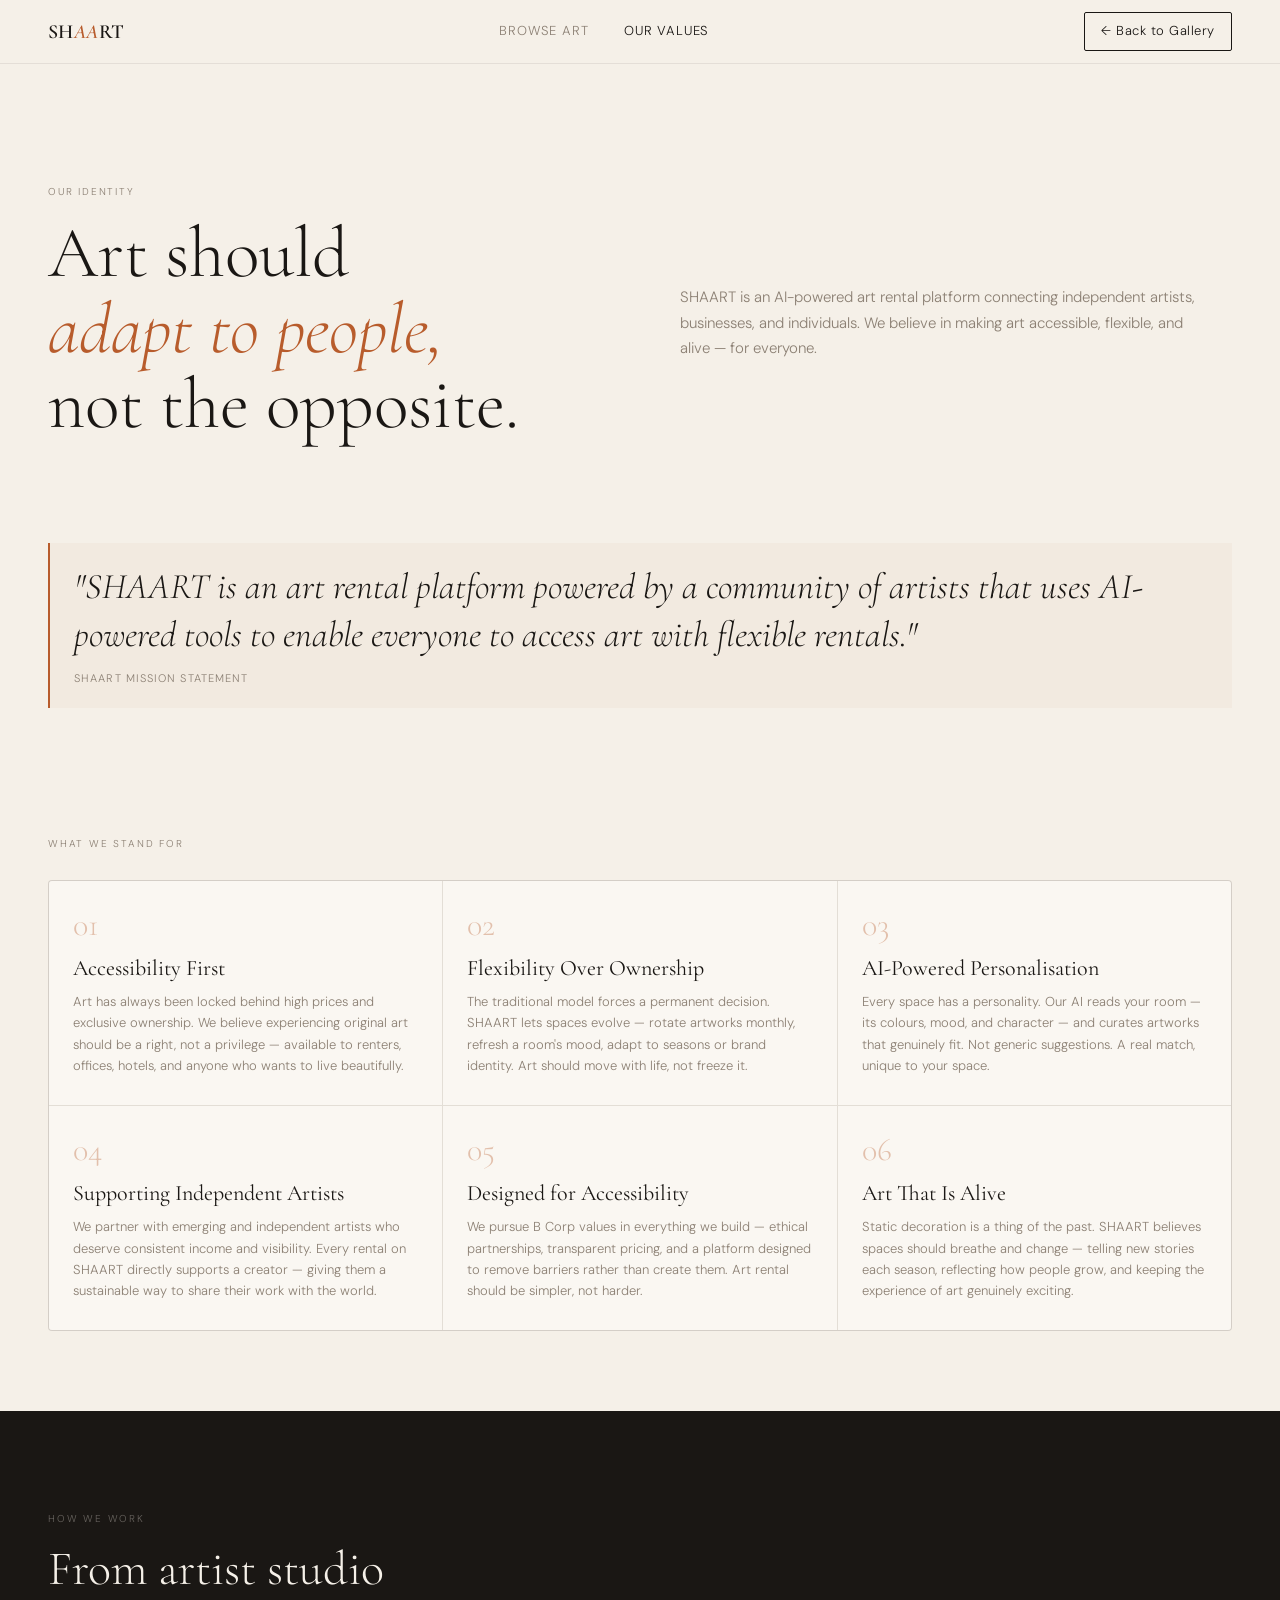
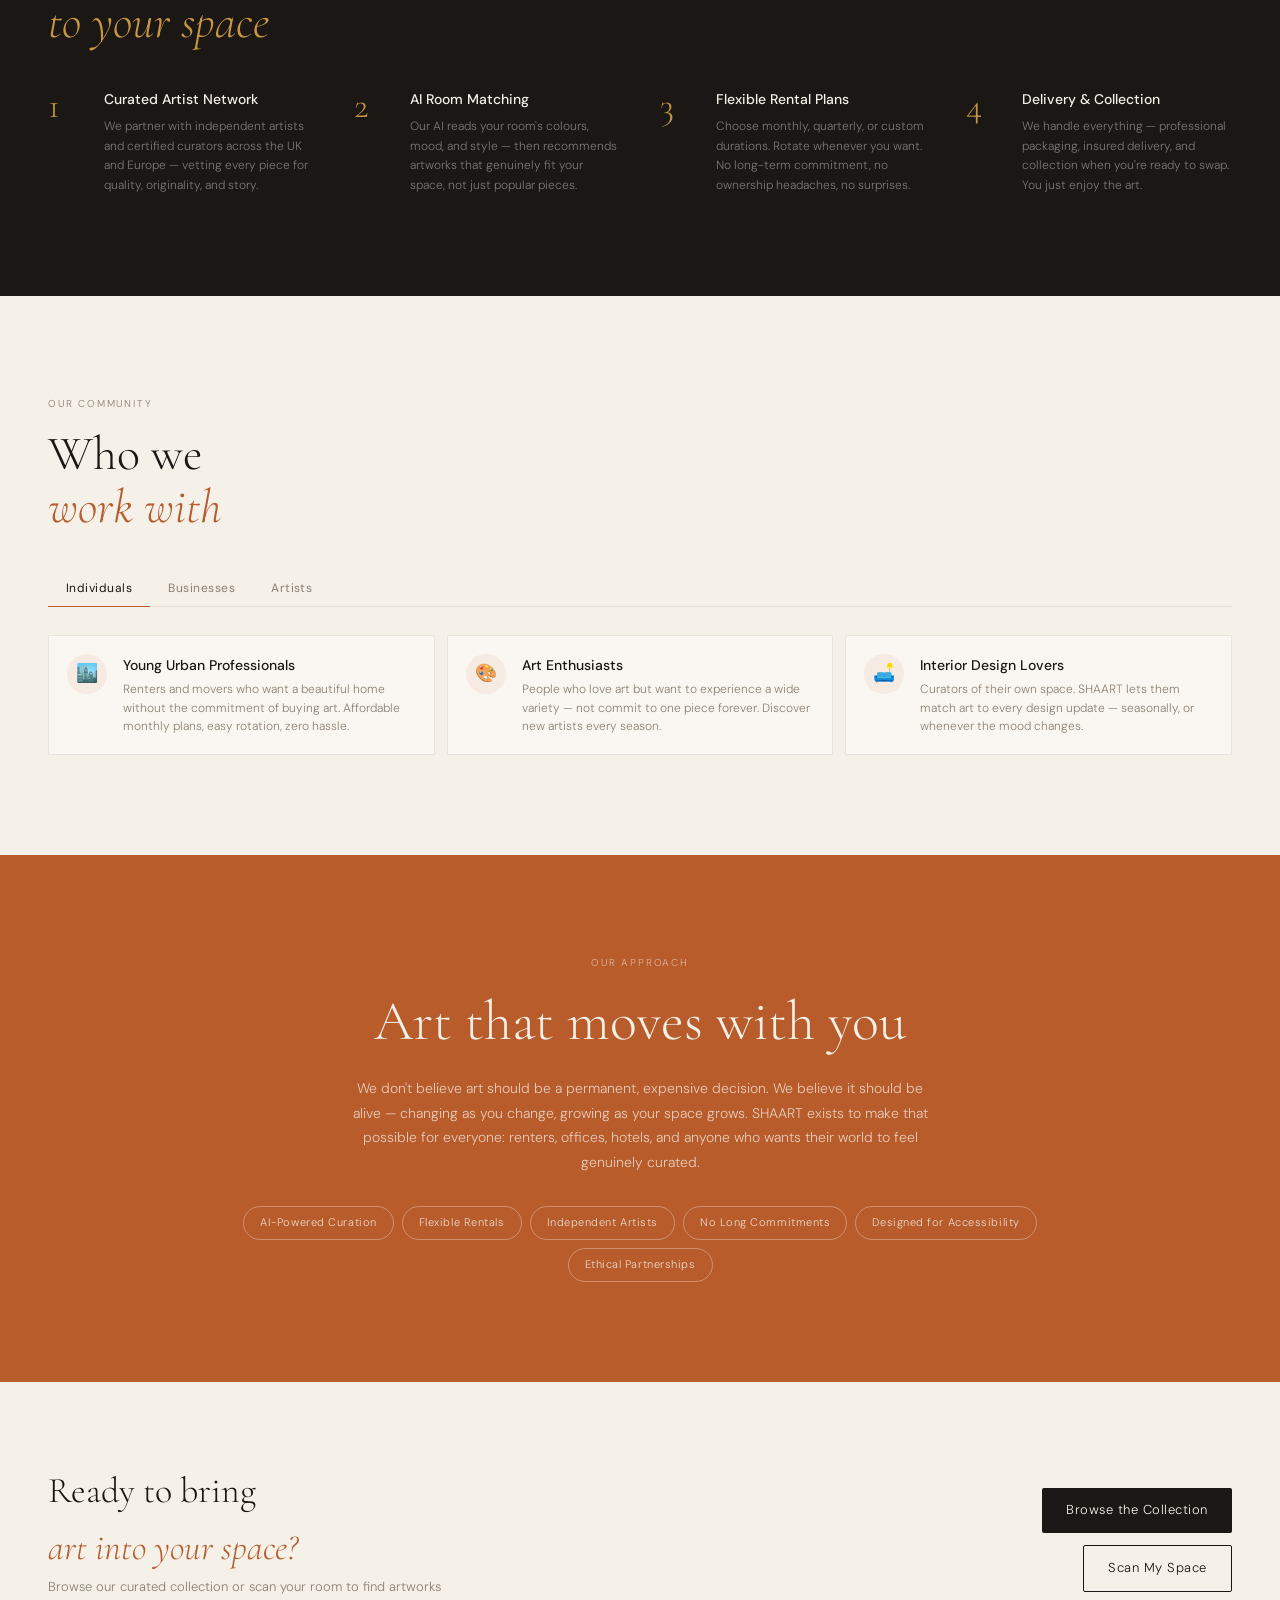
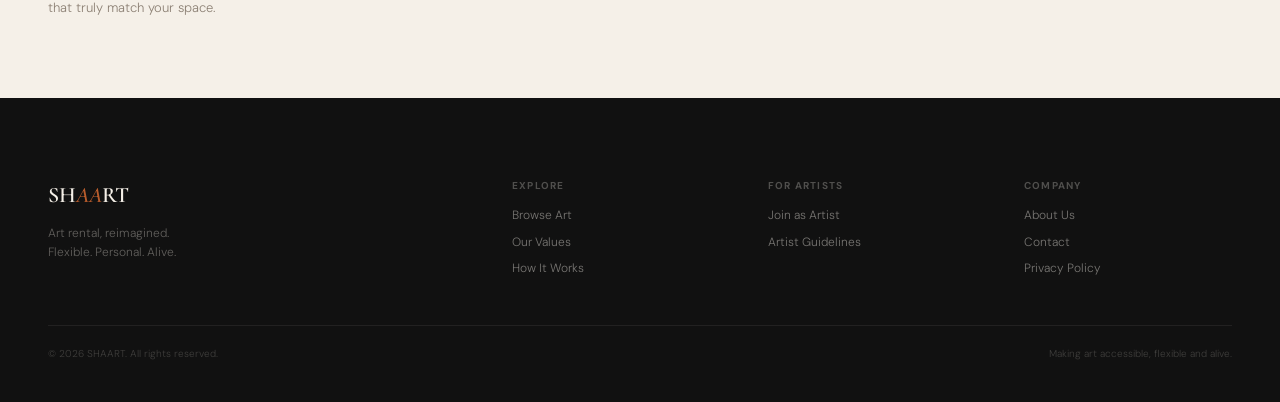
<file: values.html>
<!DOCTYPE html>
<html lang="en">
<head>
<meta charset="UTF-8"/>
<meta name="viewport" content="width=device-width,initial-scale=1"/>
<title>Our Values — SHAART</title>
<link rel="preconnect" href="https://fonts.googleapis.com"/>
<link rel="preconnect" href="https://fonts.gstatic.com" crossorigin/>
<link href="https://fonts.googleapis.com/css2?family=Cormorant+Garamond:ital,wght@0,300;0,400;0,600;1,300;1,400&family=DM+Sans:wght@300;400;500&display=swap" rel="stylesheet"/>
<link rel="stylesheet" href="style.css"/>
<style>
/* ── VALUES PAGE SPECIFIC ───────────────────────────────────────── */

/* Hero */
.values-hero {
  padding: calc(var(--nav-h) + 80px) 16px 60px;
  max-width: 1400px;
  margin: 0 auto;
}
.values-hero-label {
  font-size: 10px;
  letter-spacing: .18em;
  text-transform: uppercase;
  color: var(--warm-gray);
  margin-bottom: 16px;
}
.values-hero-title {
  font-family: 'Cormorant Garamond', serif;
  font-size: clamp(36px, 8vw, 72px);
  font-weight: 300;
  line-height: 1.05;
  margin-bottom: 20px;
}
.values-hero-title em {
  font-style: italic;
  color: var(--rust);
}
.values-hero-sub {
  font-size: 15px;
  color: var(--warm-gray);
  max-width: 520px;
  line-height: 1.7;
}

/* Divider */
.section-divider {
  width: 40px;
  height: 1px;
  background: var(--rust);
  margin: 48px 16px;
  opacity: .4;
}

/* ── VISION STATEMENT ───────────────────────────────────────────── */
.vision-section {
  padding: 0 16px 60px;
  max-width: 1400px;
  margin: 0 auto;
}
.vision-statement {
  border-left: 2px solid var(--rust);
  padding: 20px 24px;
  background: rgba(184,92,44,.04);
  margin-bottom: 48px;
}
.vision-quote {
  font-family: 'Cormorant Garamond', serif;
  font-size: clamp(22px, 4vw, 36px);
  font-weight: 300;
  font-style: italic;
  line-height: 1.35;
  color: var(--ink);
  margin-bottom: 10px;
}
.vision-attr {
  font-size: 11px;
  letter-spacing: .1em;
  text-transform: uppercase;
  color: var(--warm-gray);
}

/* ── CORE VALUES GRID ───────────────────────────────────────────── */
.values-section {
  padding: 0 16px 70px;
  max-width: 1400px;
  margin: 0 auto;
}
.values-section-label {
  font-size: 10px;
  letter-spacing: .18em;
  text-transform: uppercase;
  color: var(--warm-gray);
  margin-bottom: 28px;
}
.values-grid {
  display: grid;
  grid-template-columns: 1fr;
  gap: 1px;
  background: var(--border);
  border: .5px solid var(--border);
  border-radius: 4px;
  overflow: hidden;
}
.value-card {
  background: var(--surface);
  padding: 28px 24px;
  transition: background .2s;
}
.value-card:active { background: var(--paper); }
.value-num {
  font-family: 'Cormorant Garamond', serif;
  font-size: 32px;
  font-weight: 300;
  color: var(--rust);
  opacity: .35;
  line-height: 1;
  margin-bottom: 14px;
}
.value-title {
  font-family: 'Cormorant Garamond', serif;
  font-size: 22px;
  font-weight: 400;
  margin-bottom: 10px;
  line-height: 1.2;
}
.value-desc {
  font-size: 13px;
  color: var(--warm-gray);
  line-height: 1.65;
}

/* ── HOW WE OPERATE ─────────────────────────────────────────────── */
.operate-section {
  background: var(--ink);
  color: var(--paper);
  padding: 60px 16px;
}
.operate-inner {
  max-width: 1400px;
  margin: 0 auto;
}
.operate-label {
  font-size: 10px;
  letter-spacing: .18em;
  text-transform: uppercase;
  color: rgba(245,240,232,.35);
  margin-bottom: 16px;
}
.operate-title {
  font-family: 'Cormorant Garamond', serif;
  font-size: clamp(28px, 5vw, 48px);
  font-weight: 300;
  line-height: 1.1;
  margin-bottom: 40px;
}
.operate-title em {
  font-style: italic;
  color: var(--gold);
}
.operate-steps {
  display: grid;
  grid-template-columns: 1fr;
  gap: 32px;
}
.op-step {
  display: flex;
  gap: 20px;
  align-items: flex-start;
}
.op-num {
  font-family: 'Cormorant Garamond', serif;
  font-size: 36px;
  font-weight: 300;
  color: var(--gold);
  line-height: 1;
  flex-shrink: 0;
  width: 36px;
}
.op-content {}
.op-title {
  font-size: 14px;
  font-weight: 500;
  margin-bottom: 6px;
  color: var(--paper);
}
.op-desc {
  font-size: 12px;
  color: rgba(245,240,232,.45);
  line-height: 1.65;
}

/* ── WHO WE WORK WITH ───────────────────────────────────────────── */
.partners-section {
  padding: 60px 16px;
  max-width: 1400px;
  margin: 0 auto;
}
.partners-label {
  font-size: 10px;
  letter-spacing: .18em;
  text-transform: uppercase;
  color: var(--warm-gray);
  margin-bottom: 16px;
}
.partners-title {
  font-family: 'Cormorant Garamond', serif;
  font-size: clamp(28px, 5vw, 48px);
  font-weight: 300;
  line-height: 1.1;
  margin-bottom: 36px;
}
.partners-title em { font-style: italic; color: var(--rust); }

.partner-tabs {
  display: flex;
  gap: 0;
  margin-bottom: 28px;
  border-bottom: .5px solid var(--border);
}
.partner-tab {
  padding: 10px 18px;
  font-size: 12px;
  letter-spacing: .04em;
  color: var(--warm-gray);
  border-bottom: 1.5px solid transparent;
  margin-bottom: -1px;
  cursor: pointer;
  transition: all .2s;
  background: none;
  border-top: none;
  border-left: none;
  border-right: none;
  font-family: 'DM Sans', sans-serif;
}
.partner-tab.active {
  color: var(--ink);
  border-bottom-color: var(--rust);
}

.partner-panels {}
.partner-panel { display: none; }
.partner-panel.active { display: grid; grid-template-columns: 1fr; gap: 12px; }

.partner-card {
  display: flex;
  gap: 16px;
  padding: 18px;
  border: .5px solid var(--border);
  border-radius: var(--radius);
  align-items: flex-start;
  background: var(--surface);
}
.partner-icon {
  width: 40px;
  height: 40px;
  border-radius: 50%;
  background: rgba(184,92,44,.08);
  display: flex;
  align-items: center;
  justify-content: center;
  font-size: 18px;
  flex-shrink: 0;
}
.partner-name {
  font-size: 14px;
  font-weight: 500;
  margin-bottom: 4px;
}
.partner-desc {
  font-size: 12px;
  color: var(--warm-gray);
  line-height: 1.55;
}

/* ── APPROACH / MANIFESTO ───────────────────────────────────────── */
.approach-section {
  background: var(--rust);
  color: var(--paper);
  padding: 60px 16px;
}
.approach-inner {
  max-width: 900px;
  margin: 0 auto;
  text-align: center;
}
.approach-label {
  font-size: 10px;
  letter-spacing: .18em;
  text-transform: uppercase;
  color: rgba(245,240,232,.6);
  margin-bottom: 20px;
}
.approach-title {
  font-family: 'Cormorant Garamond', serif;
  font-size: clamp(28px, 6vw, 56px);
  font-weight: 300;
  line-height: 1.1;
  margin-bottom: 24px;
}
.approach-body {
  font-size: 14px;
  line-height: 1.75;
  color: rgba(245,240,232,.75);
  max-width: 580px;
  margin: 0 auto 32px;
}
.approach-pills {
  display: flex;
  flex-wrap: wrap;
  gap: 8px;
  justify-content: center;
}
.approach-pill {
  padding: 7px 16px;
  border: .5px solid rgba(245,240,232,.35);
  border-radius: 100px;
  font-size: 11px;
  letter-spacing: .05em;
  color: rgba(245,240,232,.85);
}

/* ── CTA STRIP ──────────────────────────────────────────────────── */
.values-cta {
  padding: 50px 16px;
  max-width: 1400px;
  margin: 0 auto;
  display: flex;
  flex-direction: column;
  gap: 16px;
}
.values-cta-title {
  font-family: 'Cormorant Garamond', serif;
  font-size: clamp(22px, 4vw, 36px);
  font-weight: 300;
}
.values-cta-title em { font-style: italic; color: var(--rust); }
.values-cta-sub {
  font-size: 13px;
  color: var(--warm-gray);
  max-width: 420px;
  line-height: 1.6;
}
.values-cta-btns {
  display: flex;
  gap: 12px;
  flex-wrap: wrap;
  margin-top: 8px;
}

/* ── TABLET ─────────────────────────────────────────────────────── */
@media(min-width:600px) {
  .values-hero { padding: calc(var(--nav-h) + 80px) 28px 60px; }
  .section-divider { margin: 48px 28px; }
  .vision-section { padding: 0 28px 60px; }
  .values-section { padding: 0 28px 70px; }
  .values-grid { grid-template-columns: 1fr 1fr; }
  .operate-section { padding: 80px 28px; }
  .operate-steps { grid-template-columns: 1fr 1fr; }
  .partners-section { padding: 80px 28px; }
  .partner-panel.active { grid-template-columns: 1fr 1fr; }
  .approach-section { padding: 80px 28px; }
  .values-cta { padding: 60px 28px; flex-direction: row; align-items: center; justify-content: space-between; gap: 40px; }
  .values-cta-group {}
  .values-cta-btns { margin-top: 0; flex-direction: column; align-items: flex-end; }
}

/* ── DESKTOP ─────────────────────────────────────────────────────── */
@media(min-width:1024px) {
  .values-hero { padding: calc(var(--nav-h) + 120px) 48px 80px; display: grid; grid-template-columns: 1fr 1fr; gap: 80px; align-items: center; }
  .section-divider { margin: 0 48px 80px; }
  .vision-section { padding: 0 48px 80px; }
  .values-section { padding: 0 48px 80px; }
  .values-grid { grid-template-columns: repeat(3, 1fr); }
  .value-card:hover { background: var(--paper); }
  .operate-section { padding: 100px 48px; }
  .operate-steps { grid-template-columns: repeat(4, 1fr); gap: 40px; }
  .partners-section { padding: 100px 48px; }
  .partner-panel.active { grid-template-columns: 1fr 1fr 1fr; }
  .approach-section { padding: 100px 48px; }
  .values-cta { padding: 80px 48px; }
}
</style>
</head>
<body>

<!-- ── NAV ─────────────────────────────────────────────────── -->
<nav>
  <a class="nav-logo" href="index.html">SH<em>AA</em>RT</a>
  <div class="nav-links">
    <a href="index.html">Browse Art</a>
    <a href="#howSection" style="color:var(--ink)">Our Values</a>
  </div>
  <div class="nav-actions">
    <a class="btn-scan btn-outline" href="index.html">← Back to Gallery</a>
  </div>
</nav>

<!-- ── HERO ─────────────────────────────────────────────────── -->
<section class="values-hero">
  <div>
    <p class="values-hero-label">Our Identity</p>
    <h1 class="values-hero-title">Art should<br/><em>adapt to people,</em><br/>not the opposite.</h1>
  </div>
  <div>
    <p class="values-hero-sub">SHAART is an AI-powered art rental platform connecting independent artists, businesses, and individuals. We believe in making art accessible, flexible, and alive — for everyone.</p>
  </div>
</section>



<!-- ── VISION STATEMENT ──────────────────────────────────────── -->
<section class="vision-section">
  <div class="vision-statement">
    <p class="vision-quote">"SHAART is an art rental platform powered by a community of artists that uses AI-powered tools to enable everyone to access art with flexible rentals."</p>
    <p class="vision-attr">SHAART Mission Statement</p>
  </div>
</section>

<!-- ── CORE VALUES ───────────────────────────────────────────── -->
<section class="values-section">
  <p class="values-section-label">What we stand for</p>
  <div class="values-grid">

    <div class="value-card">
      <div class="value-num">01</div>
      <h3 class="value-title">Accessibility First</h3>
      <p class="value-desc">Art has always been locked behind high prices and exclusive ownership. We believe experiencing original art should be a right, not a privilege — available to renters, offices, hotels, and anyone who wants to live beautifully.</p>
    </div>

    <div class="value-card">
      <div class="value-num">02</div>
      <h3 class="value-title">Flexibility Over Ownership</h3>
      <p class="value-desc">The traditional model forces a permanent decision. SHAART lets spaces evolve — rotate artworks monthly, refresh a room's mood, adapt to seasons or brand identity. Art should move with life, not freeze it.</p>
    </div>

    <div class="value-card">
      <div class="value-num">03</div>
      <h3 class="value-title">AI-Powered Personalisation</h3>
      <p class="value-desc">Every space has a personality. Our AI reads your room — its colours, mood, and character — and curates artworks that genuinely fit. Not generic suggestions. A real match, unique to your space.</p>
    </div>

    <div class="value-card">
      <div class="value-num">04</div>
      <h3 class="value-title">Supporting Independent Artists</h3>
      <p class="value-desc">We partner with emerging and independent artists who deserve consistent income and visibility. Every rental on SHAART directly supports a creator — giving them a sustainable way to share their work with the world.</p>
    </div>

    <div class="value-card">
      <div class="value-num">05</div>
      <h3 class="value-title">Designed for Accessibility</h3>
      <p class="value-desc">We pursue B Corp values in everything we build — ethical partnerships, transparent pricing, and a platform designed to remove barriers rather than create them. Art rental should be simpler, not harder.</p>
    </div>

    <div class="value-card">
      <div class="value-num">06</div>
      <h3 class="value-title">Art That Is Alive</h3>
      <p class="value-desc">Static decoration is a thing of the past. SHAART believes spaces should breathe and change — telling new stories each season, reflecting how people grow, and keeping the experience of art genuinely exciting.</p>
    </div>

  </div>
</section>

<!-- ── HOW WE OPERATE ─────────────────────────────────────────── -->
<section class="operate-section" id="howSection">
  <div class="operate-inner">
    <p class="operate-label">How we work</p>
    <h2 class="operate-title">From artist studio<br/><em>to your space</em></h2>
    <div class="operate-steps">

      <div class="op-step">
        <div class="op-num">1</div>
        <div class="op-content">
          <p class="op-title">Curated Artist Network</p>
          <p class="op-desc">We partner with independent artists and certified curators across the UK and Europe — vetting every piece for quality, originality, and story.</p>
        </div>
      </div>

      <div class="op-step">
        <div class="op-num">2</div>
        <div class="op-content">
          <p class="op-title">AI Room Matching</p>
          <p class="op-desc">Our AI reads your room's colours, mood, and style — then recommends artworks that genuinely fit your space, not just popular pieces.</p>
        </div>
      </div>

      <div class="op-step">
        <div class="op-num">3</div>
        <div class="op-content">
          <p class="op-title">Flexible Rental Plans</p>
          <p class="op-desc">Choose monthly, quarterly, or custom durations. Rotate whenever you want. No long-term commitment, no ownership headaches, no surprises.</p>
        </div>
      </div>

      <div class="op-step">
        <div class="op-num">4</div>
        <div class="op-content">
          <p class="op-title">Delivery & Collection</p>
          <p class="op-desc">We handle everything — professional packaging, insured delivery, and collection when you're ready to swap. You just enjoy the art.</p>
        </div>
      </div>

    </div>
  </div>
</section>

<!-- ── WHO WE WORK WITH ──────────────────────────────────────── -->
<section class="partners-section">
  <p class="partners-label">Our community</p>
  <h2 class="partners-title">Who we<br/><em>work with</em></h2>

  <div class="partner-tabs">
    <button class="partner-tab active" onclick="showTab('b2c')">Individuals</button>
    <button class="partner-tab" onclick="showTab('b2b')">Businesses</button>
    <button class="partner-tab" onclick="showTab('artists')">Artists</button>
  </div>

  <div class="partner-panels">

    <div class="partner-panel active" id="panel-b2c">
      <div class="partner-card">
        <div class="partner-icon">🏙️</div>
        <div>
          <p class="partner-name">Young Urban Professionals</p>
          <p class="partner-desc">Renters and movers who want a beautiful home without the commitment of buying art. Affordable monthly plans, easy rotation, zero hassle.</p>
        </div>
      </div>
      <div class="partner-card">
        <div class="partner-icon">🎨</div>
        <div>
          <p class="partner-name">Art Enthusiasts</p>
          <p class="partner-desc">People who love art but want to experience a wide variety — not commit to one piece forever. Discover new artists every season.</p>
        </div>
      </div>
      <div class="partner-card">
        <div class="partner-icon">🛋️</div>
        <div>
          <p class="partner-name">Interior Design Lovers</p>
          <p class="partner-desc">Curators of their own space. SHAART lets them match art to every design update — seasonally, or whenever the mood changes.</p>
        </div>
      </div>
    </div>

    <div class="partner-panel" id="panel-b2b">
      <div class="partner-card">
        <div class="partner-icon">🏢</div>
        <div>
          <p class="partner-name">Offices & Coworking Spaces</p>
          <p class="partner-desc">Build a workplace that reflects brand identity and inspires teams. Rotate quarterly to keep environments fresh and motivating.</p>
        </div>
      </div>
      <div class="partner-card">
        <div class="partner-icon">🏨</div>
        <div>
          <p class="partner-name">Hotels & Hospitality</p>
          <p class="partner-desc">Create memorable atmospheres guests talk about. Rotate artwork seasonally without the cost and risk of permanent acquisition.</p>
        </div>
      </div>
      <div class="partner-card">
        <div class="partner-icon">🎪</div>
        <div>
          <p class="partner-name">Event Companies</p>
          <p class="partner-desc">Short-term immersive decoration for launches, exhibitions, and experiences — with professional installation and collection included.</p>
        </div>
      </div>
    </div>

    <div class="partner-panel" id="panel-artists">
      <div class="partner-card">
        <div class="partner-icon">🖌️</div>
        <div>
          <p class="partner-name">Emerging Artists</p>
          <p class="partner-desc">Gain consistent income and visibility without relying on one-time sales. Your work reaches real spaces and real people, month after month.</p>
        </div>
      </div>
      <div class="partner-card">
        <div class="partner-icon">🏛️</div>
        <div>
          <p class="partner-name">Established Creators</p>
          <p class="partner-desc">Expand your reach beyond galleries. SHAART places your art in homes, offices, and hotels — building a living portfolio across the UK.</p>
        </div>
      </div>
      <div class="partner-card">
        <div class="partner-icon">✅</div>
        <div>
          <p class="partner-name">Certified Partners</p>
          <p class="partner-desc">Curators and designers who help us build the collection — ensuring every piece on SHAART meets our quality and authenticity standards.</p>
        </div>
      </div>
    </div>

  </div>
</section>

<!-- ── MANIFESTO ──────────────────────────────────────────────── -->
<section class="approach-section">
  <div class="approach-inner">
    <p class="approach-label">Our Approach</p>
    <h2 class="approach-title">Art that moves with you</h2>
    <p class="approach-body">We don't believe art should be a permanent, expensive decision. We believe it should be alive — changing as you change, growing as your space grows. SHAART exists to make that possible for everyone: renters, offices, hotels, and anyone who wants their world to feel genuinely curated.</p>
    <div class="approach-pills">
      <span class="approach-pill">AI-Powered Curation</span>
      <span class="approach-pill">Flexible Rentals</span>
      <span class="approach-pill">Independent Artists</span>
      <span class="approach-pill">No Long Commitments</span>
      <span class="approach-pill">Designed for Accessibility</span>
      <span class="approach-pill">Ethical Partnerships</span>
    </div>
  </div>
</section>

<!-- ── CTA ────────────────────────────────────────────────────── -->
<section class="values-cta">
  <div class="values-cta-group">
    <h3 class="values-cta-title">Ready to bring<br/><em>art into your space?</em></h3>
    <p class="values-cta-sub">Browse our curated collection or scan your room to find artworks that truly match your space.</p>
  </div>
  <div class="values-cta-btns">
    <a class="btn-primary" href="index.html">Browse the Collection</a>
    <a class="btn-outline" href="index.html#scan">Scan My Space</a>
  </div>
</section>

<!-- ── FOOTER ─────────────────────────────────────────────────── -->
<footer>
  <div class="footer-grid">
    <div>
      <div class="footer-logo">SH<em>AA</em>RT</div>
      <p class="footer-tagline">Art rental, reimagined.<br/>Flexible. Personal. Alive.</p>
    </div>
    <div class="footer-col">
      <h4>Explore</h4>
      <a href="index.html">Browse Art</a>
      <a href="values.html">Our Values</a>
      <a href="index.html#howSection">How It Works</a>
    </div>
    <div class="footer-col">
      <h4>For Artists</h4>
      <a href="#">Join as Artist</a>
      <a href="#">Artist Guidelines</a>
    </div>
    <div class="footer-col">
      <h4>Company</h4>
      <a href="#">About Us</a>
      <a href="#">Contact</a>
      <a href="#">Privacy Policy</a>
    </div>
  </div>
  <div class="footer-bottom">
    <span>© 2026 SHAART. All rights reserved.</span>
    <span>Making art accessible, flexible and alive.</span>
  </div>
</footer>

<script>
function showTab(tab) {
  document.querySelectorAll('.partner-tab').forEach(t => t.classList.remove('active'));
  document.querySelectorAll('.partner-panel').forEach(p => p.classList.remove('active'));
  event.target.classList.add('active');
  document.getElementById('panel-' + tab).classList.add('active');
}
</script>
</body>
</html>
</file>
<file: style.css>
/* ============================================================
   SHAART — Combined Stylesheet
   Merged: main styles + auth modal & nav styles
   ============================================================ */

/* ── RESET & TOKENS ─────────────────────────────────────────────────────── */
*,*::before,*::after{box-sizing:border-box;margin:0;padding:0}
:root{
  --ink:#1a1714;--paper:#f5f0e8;--warm-gray:#8c8074;--rust:#b85c2c;--gold:#c8963e;
  --surface:#faf7f2;--border:rgba(26,23,20,.08);--overlay:rgba(26,23,20,.45);
  --radius:2px;--nav-h:76px;
}
html{scroll-behavior:smooth;-webkit-text-size-adjust:100%}
body{background:var(--paper);color:var(--ink);font-family:'DM Sans',sans-serif;font-weight:300;line-height:1.6;overflow-x:hidden}
img{display:block;max-width:100%}
a{cursor:pointer;text-decoration:none;color:inherit}
button{cursor:pointer;border:none;background:none;font-family:inherit;touch-action:manipulation}

/* ── NAV ────────────────────────────────────────────────────────────────── */
nav {
  position: fixed; top: 0; left: 0; right: 0; z-index: 100;
  height: var(--nav-h);
  display: flex; align-items: center; justify-content: space-between;
  padding: 0 16px;
  background: rgba(245,240,232,.95);
  backdrop-filter: blur(12px);
  border-bottom: .5px solid var(--border);
  gap: 12px; /* prevents sections from crashing into each other */
}

.nav-logo {
  font-family: 'Cormorant Garamond', serif;
  font-size: 20px; font-weight: 600; letter-spacing: .02em;
  flex-shrink: 0;
}
.nav-logo em { font-style: italic; color: var(--rust); }


.nav-links {
  display: none;
  gap: 28px;
  flex: 1;                    /* takes remaining space */
  justify-content: center;    /* centres links between logo and actions */
}
.nav-links a {
  font-size: 12px; letter-spacing: .06em; text-transform: uppercase;
  color: var(--warm-gray); transition: color .2s; white-space: nowrap;
}
.nav-links a:hover { color: var(--ink); }

.nav-actions {
  display: flex; align-items: center;
  gap: 10px;                  /* consistent gap between every action item */
  flex-shrink: 0;
}


.btn-scan {
  display: flex; align-items: center; gap: 6px;
  padding: 7px 14px;
  border: .5px solid var(--ink); border-radius: 100px;
  font-size: 12px; letter-spacing: .03em;
  transition: all .2s; white-space: nowrap;
  background: transparent;
}
.btn-scan svg { flex-shrink: 0; }
.btn-scan:hover { background: var(--ink); color: var(--paper); }


.btn-scan:active{background:var(--ink);color:var(--paper)}
.cart-btn{font-size:16px;position:relative;padding:4px 8px;min-width:36px;min-height:36px;display:flex;align-items:center;justify-content:center}
.cart-count{font-size:10px;position:absolute;top:0;right:0;background:var(--rust);color:#fff;border-radius:50%;width:15px;height:15px;display:flex;align-items:center;justify-content:center;font-weight:500}

/* ── NAV AUTH CONTROLS ──────────────────────────────────────────────────── */
#auth-nav { display: flex; align-items: center; gap: 10px; }

.btn-login{
  padding:9px 20px;
  background:#1a1a1a;
  color:#fff;
  border:none;
  border-radius:8px;
  font-size:0.9rem;
  font-weight:600;
  cursor:pointer;
  transition:background .2s;
}
.btn-login:hover{background:#333}

.nav-user {
  display: flex; align-items: center; gap: 8px;
}


/* Unified .avatar — works for both nav profile pic and art-card artist initials */
.avatar {
  width: 34px; height: 34px; border-radius: 50%;
  background: var(--ink); color: var(--paper);
  display: flex; align-items: center; justify-content: center;
  font-size: 0.8rem; font-weight: 700;
  overflow: hidden; flex-shrink: 0;
}
.avatar img { width: 100%; height: 100%; object-fit: cover; }


/* Art-card artist avatars (smaller) */
.artist-row .avatar { width: 26px; height: 26px; font-size: 9px; font-weight: 500; }

.av-blue   { background: #dce8f5; color: #1a4a7a; }
.av-green  { background: #dceadc; color: #2a5a2a; }
.av-rust   { background: #f0e0d0; color: #7a3a1a; }
.av-purple { background: #e8daf0; color: #4a2a7a; }


.nav-username {
  font-size: 13px; font-weight: 500; color: var(--ink);
  display: none;               /* shown at 600px+ below */
}


.nav-user .avatar img{width:100%;height:100%;object-fit:cover}



.btn-wishlist {
  display: flex; align-items: center; gap: 5px;
  padding: 7px 14px;
  border: .5px solid var(--ink); border-radius: 100px;
  font-size: 12px; letter-spacing: .03em;
  background: transparent; color: var(--ink);
  transition: all .2s; white-space: nowrap;
  cursor: pointer;
}
.btn-wishlist:hover { background: var(--ink); color: var(--paper); }


.btn-signout {
  padding: 6px 12px;
  background: none;
  border: .5px solid var(--border);
  border-radius: 100px;           /* matches pill system */
  font-size: 12px; letter-spacing: .03em;
  color: var(--warm-gray);
  cursor: pointer;
  transition: border-color .2s, color .2s;
  white-space: nowrap;
}
.btn-signout:hover { border-color: var(--ink); color: var(--ink); }

.btn-login {
  padding: 8px 18px;
  background: var(--ink); color: var(--paper);
  border: none; border-radius: 100px;     /* pill, matches system */
  font-size: 12px; letter-spacing: .04em;
  font-weight: 600; cursor: pointer;
  transition: opacity .2s;
}
.btn-login:hover { opacity: .82; }

.cart-btn {
  font-size: 16px; position: relative;
  padding: 4px 8px;
  min-width: 36px; min-height: 36px;
  display: flex; align-items: center; justify-content: center;
}
.cart-count {
  font-size: 10px; position: absolute; top: 0; right: 0;
  background: var(--rust); color: #fff;
  border-radius: 50%; width: 15px; height: 15px;
  display: flex; align-items: center; justify-content: center;
  font-weight: 500;
}


/* ── BUTTONS ────────────────────────────────────────────────────────────── */
.btn-primary{padding:12px 24px;background:var(--ink);color:var(--paper);font-family:'DM Sans',sans-serif;font-size:13px;letter-spacing:.04em;border-radius:var(--radius);transition:opacity .2s;display:inline-block;text-align:center}
.btn-primary:active{opacity:.8}
.btn-outline{padding:12px 24px;border:.5px solid var(--ink);font-family:'DM Sans',sans-serif;font-size:13px;letter-spacing:.04em;border-radius:var(--radius);transition:all .2s;display:inline-block;text-align:center}
.btn-outline:active{background:var(--ink);color:var(--paper)}

/* ── HERO ───────────────────────────────────────────────────────────────── */
.hero{padding:calc(var(--nav-h) + 120px) 16px 60px;max-width:1400px;margin:0 auto}
.hero-label{font-size:10px;letter-spacing:.18em;text-transform:uppercase;color:var(--warm-gray);margin-bottom:16px}
.hero-title{font-family:'Cormorant Garamond',serif;font-size:clamp(36px,8vw,80px);font-weight:300;line-height:1.05;margin-bottom:20px}
.hero-title em{font-style:italic;color:var(--rust)}
.hero-sub{font-size:15px;color:var(--warm-gray);margin-bottom:32px;line-height:1.6}
.hero-cta{display:flex;gap:12px;flex-wrap:wrap}
.hero-gallery-grid{display:none}
.hero-stats{display:flex;gap:24px;margin-top:40px}
.stat-num{font-family:'Cormorant Garamond',serif;font-size:28px;font-weight:300}
.stat-label{font-size:10px;letter-spacing:.1em;text-transform:uppercase;color:var(--warm-gray)}

/* ── GALLERY ────────────────────────────────────────────────────────────── */
#gallery{padding:60px 16px;max-width:1400px;margin:0 auto}
.section-header{display:flex;flex-direction:column;gap:16px;margin-bottom:32px}
.section-title{font-family:'Cormorant Garamond',serif;font-size:36px;font-weight:300}
.filters{display:flex;gap:6px;flex-wrap:wrap}
.filter-chip{padding:7px 14px;border:.5px solid var(--border);border-radius:100px;font-size:11px;letter-spacing:.04em;background:transparent;transition:all .2s;color:var(--warm-gray);white-space:nowrap;-webkit-tap-highlight-color:transparent}
.filter-chip.active,.filter-chip:hover{background:var(--ink);color:var(--paper);border-color:var(--ink)}
.sort-select{padding:7px 12px;border:.5px solid var(--border);border-radius:100px;font-size:11px;background:transparent;font-family:'DM Sans',sans-serif;color:var(--ink);cursor:pointer;max-width:180px}

.art-grid{display:grid;grid-template-columns:1fr;gap:20px}
.art-card{background:var(--surface);border:none;border-radius:4px;overflow:hidden;cursor:pointer;transition:transform .25s,box-shadow .25s;position:relative;-webkit-tap-highlight-color:transparent;box-shadow: 0 2px 12px rgba(26,23,20,.08), 0 0 0 .5px rgba(26,23,20,.1);}
.art-card:active{transform:scale(.99)}
.art-card-img{position:relative;height:220px;overflow:hidden;background:#e8e2d8}
.art-real-img{width:100%;height:100%;object-fit:cover;transition:transform .4s}

.card-overlay{position:absolute;bottom:0;left:0;right:0;padding:12px;background:linear-gradient(transparent,rgba(26,23,20,.7));display:flex;gap:8px;opacity:1;transition:all .3s}
.overlay-btn{padding:8px 14px;font-size:11px;letter-spacing:.04em;border-radius:var(--radius);font-family:'DM Sans',sans-serif;min-height:36px}
.overlay-btn.primary{background:var(--paper);color:var(--ink)}
.overlay-btn:not(.primary){background:rgba(245,240,232,.15);color:var(--paper);border:.5px solid rgba(245,240,232,.3)}

/* Unified wishlist button — handles both card overlay position & auth-style toggle */
.wishlist-btn{
  position:absolute;top:10px;right:10px;
  width:36px;height:36px;border-radius:50%;
  background:rgba(245,240,232,.9);
  display:flex;align-items:center;justify-content:center;
  font-size:16px;z-index:1;
  cursor:pointer;border:none;padding:0;
  -webkit-tap-highlight-color:transparent;
  transition:color .2s,transform .15s,background .2s;
}
.wishlist-btn:hover{color:#e74c3c;transform:scale(1.15)}
.wishlist-btn.active,.wishlist-btn.wishlisted{background:var(--rust);color:#fff}

.art-card-body{padding:16px 16px 20px 16px}
.artist-row{
  display:flex;align-items:center;gap:8px;margin-bottom:6px}
.artist-name{font-size:11px;color:var(--warm-gray)}
.art-title{font-family:'Cormorant Garamond',serif;font-size:18px;font-weight:400;margin-bottom:4px;line-height:1.3}
.art-style-tag{font-size:10px;letter-spacing:.1em;text-transform:uppercase;color:var(--warm-gray);margin-bottom:6px}
.price-row{display:flex;align-items:center;justify-content:space-between;margin-bottom:10px}
.price-main{font-size:18px;font-weight:500}
.price-main span{font-size:12px;color:var(--warm-gray);font-weight:300}
.compare-badge{font-size:11px;color:var(--rust);cursor:pointer}

.badge-row{display:flex;gap:5px;flex-wrap:wrap;padding-bottom:4px}
.badge{font-size:10px;padding:3px 9px;border:.5px solid var(--border);border-radius:100px;color:var(--warm-gray)}
.bg-warm{background:#e8d8c4}
.bg-cool{background:#c4d4e8}
.bg-earth{background:#d4c4a8}
.art-placeholder{width:100%;height:100%}
.art-placeholder img{width:100%;height:100%;object-fit:cover}

/* ── ART DETAIL MODAL ───────────────────────────────────────────────────── */
.modal-backdrop{position:fixed;inset:0;background:var(--overlay);z-index:200;display:none;align-items:flex-end;justify-content:center;padding:0}
.modal-backdrop.open{display:flex}
.modal{background:var(--paper);border-radius:12px 12px 0 0;width:100%;max-height:92vh;overflow-y:auto;display:flex;flex-direction:column}
.modal-left{display:none}

/* Unified .modal-close — base style; tablet overrides below */
.modal-close{
  position:absolute;top:12px;right:12px;z-index:10;
  width:36px;height:36px;border-radius:50%;
  background:rgba(26,23,20,.6);color:#fff;
  font-size:16px;display:flex;align-items:center;justify-content:center;
  cursor:pointer;
}

.modal-img-area{width:100%;height:240px;position:relative;overflow:hidden;background:#1a1714;flex-shrink:0}
.modal-real-img{width:100%;height:100%;object-fit:cover}
.artic-credit{position:absolute;bottom:8px;left:12px;font-size:9px;color:rgba(245,240,232,.4);letter-spacing:.06em}
.modal-right{padding:24px 20px 40px;overflow-y:visible}
.modal-label{font-size:10px;letter-spacing:.14em;text-transform:uppercase;color:var(--warm-gray);margin-bottom:10px}
.modal-title{font-family:'Cormorant Garamond',serif;font-size:26px;font-weight:300;line-height:1.2;margin-bottom:12px}
.modal-artist-line{display:flex;align-items:center;gap:10px;margin-bottom:20px;flex-wrap:wrap}
.verified{font-size:10px;color:var(--rust);letter-spacing:.06em}
.modal-meta-grid{display:grid;grid-template-columns:1fr 1fr;gap:10px;margin-bottom:20px}
.meta-item label{display:block;font-size:10px;letter-spacing:.08em;text-transform:uppercase;color:var(--warm-gray);margin-bottom:2px}
.meta-item span{font-size:13px}
.divider{height:.5px;background:var(--border);margin:16px 0}
.modal-desc{font-size:14px;color:var(--warm-gray);line-height:1.7;margin-bottom:14px}
.ai-desc-btn{display:flex;align-items:center;gap:6px;font-size:12px;color:var(--rust);padding:8px 16px;border:.5px solid var(--rust);border-radius:100px;margin-bottom:14px}
.ai-generated{font-size:13px;color:var(--warm-gray);line-height:1.7;padding:14px;background:rgba(184,92,44,.04);border-left:2px solid var(--rust);margin-bottom:14px}
.compare-section .compare-title{font-size:11px;letter-spacing:.12em;text-transform:uppercase;color:var(--warm-gray);margin-bottom:14px}
.compare-grid{display:grid;grid-template-columns:repeat(3,1fr);gap:8px;margin-bottom:10px}
.compare-card{padding:12px 8px;border:.5px solid var(--border);border-radius:var(--radius);text-align:center;position:relative;background:var(--surface)}
.compare-card.best-deal{border-color:var(--rust);background:rgba(184,92,44,.04)}
.best-label{font-size:9px;letter-spacing:.08em;text-transform:uppercase;color:var(--rust);display:block;margin-bottom:3px}
.compare-platform{font-size:10px;color:var(--warm-gray);margin-bottom:3px}
.compare-price{font-size:20px;font-weight:400;font-family:'Cormorant Garamond',serif}
.compare-per{font-size:9px;color:var(--warm-gray)}
.compare-note{font-size:9px;color:var(--warm-gray);margin-top:3px}
.savings-note{font-size:12px;color:var(--rust);text-align:center}
.modal-actions{display:flex;gap:10px;padding-top:8px}
.modal-actions .btn-outline,.modal-actions .btn-primary{flex:1;text-align:center;padding:14px 12px;font-size:13px}

/* ── AUTH MODAL ─────────────────────────────────────────────────────────── */
#auth-modal{
  display:none;position:fixed;inset:0;
  background:rgba(0,0,0,.55);backdrop-filter:blur(4px);
  z-index:9999;align-items:center;justify-content:center;
}
#auth-modal.open{display:flex}

.auth-card{
  background:#fff;border-radius:16px;padding:40px 36px 36px;
  width:100%;max-width:420px;
  box-shadow:0 24px 60px rgba(0,0,0,.18);
  position:relative;font-family:inherit;
  animation:modalIn .25s cubic-bezier(0.34,1.56,0.64,1);
}
@keyframes modalIn{
  from{transform:translateY(20px) scale(0.97);opacity:0}
  to  {transform:translateY(0)    scale(1);   opacity:1}
}

#modal-close{
  position:absolute;
  top:14px;
  right:18px;
  background:none;
  border:none;
  font-size:22px;
  cursor:pointer;
  color:var(--ink, #1a1714);
  line-height:1;
  z-index:10000;
}
#modal-close:hover{color:#000}

.auth-card h2{margin:0 0 6px;font-size:1.5rem;font-weight:700;color:#1a1a1a}
.auth-card p.auth-sub{margin:0 0 24px;color:#666;font-size:0.9rem}

.auth-tabs{display:flex;gap:0;border-bottom:2px solid #eee;margin-bottom:24px}
.auth-tab{
  flex:1;background:none;border:none;padding:10px 0;
  font-size:0.95rem;font-weight:600;color:#999;cursor:pointer;
  border-bottom:2px solid transparent;margin-bottom:-2px;
  transition:color .2s,border-color .2s;
}
.auth-tab.active{color:#2c2c2c;border-bottom-color:#2c2c2c}

.auth-field{margin-bottom:14px}
.auth-field label{
  display:block;font-size:0.82rem;font-weight:600;color:#444;
  margin-bottom:5px;letter-spacing:.03em;text-transform:uppercase;
}
.auth-field input{
  width:100%;padding:11px 14px;border:1.5px solid #ddd;border-radius:8px;
  font-size:0.95rem;color:#1a1a1a;background:#fafafa;
  outline:none;box-sizing:border-box;transition:border-color .2s,background .2s;
}
.auth-field input:focus{border-color:#2c2c2c;background:#fff}

#auth-name-row{display:none}

#auth-error{
  display:none;background:#fff0f0;border:1px solid #ffcccc;
  color:#c0392b;border-radius:7px;padding:9px 13px;
  font-size:0.87rem;margin-bottom:14px;
}

#auth-submit{
  width:100%;padding:13px;background:#1a1a1a;color:#fff;
  border:none;border-radius:9px;font-size:1rem;font-weight:600;
  cursor:pointer;margin-bottom:14px;transition:background .2s,transform .1s;
}
#auth-submit:hover{background:#333}
#auth-submit:active{transform:scale(0.98)}

.auth-divider{
  text-align:center;color:#bbb;font-size:0.82rem;margin:4px 0 14px;position:relative;
}
.auth-divider::before,.auth-divider::after{
  content:"";position:absolute;top:50%;width:42%;height:1px;background:#eee;
}
.auth-divider::before{left:0}
.auth-divider::after{right:0}

#btn-google{
  width:100%;padding:12px;background:#fff;border:1.5px solid #ddd;
  border-radius:9px;font-size:0.95rem;font-weight:600;cursor:pointer;
  display:flex;align-items:center;justify-content:center;gap:10px;
  color:#333;transition:background .2s,border-color .2s;
}
#btn-google:hover{background:#f5f5f5;border-color:#bbb}
#btn-google svg{flex-shrink:0}

/* ── SCAN MODAL ─────────────────────────────────────────────────────────── */
.scan-backdrop{position:fixed;inset:0;background:var(--overlay);z-index:200;display:none;align-items:flex-end;justify-content:center}
.scan-backdrop.open{display:flex}
.scan-modal{background:var(--paper);border-radius:12px 12px 0 0;width:100%;max-height:95vh;overflow-y:auto;-webkit-overflow-scrolling:touch}
.scan-header{display:flex;justify-content:space-between;align-items:center;padding:20px 16px 0;position:sticky;top:0;background:var(--paper);z-index:5;border-bottom:.5px solid var(--border);padding-bottom:12px}
.scan-title{font-family:'Cormorant Garamond',serif;font-size:24px;font-weight:300}
.scan-body{padding:16px 16px 40px}
.scan-sub{font-size:13px;color:var(--warm-gray);margin-bottom:16px;line-height:1.6}

.camera-zone{position:relative;width:100%;height:260px;background:#111;border-radius:8px;overflow:hidden;margin-bottom:14px;display:flex;align-items:center;justify-content:center}
.camera-idle{display:flex;flex-direction:column;align-items:center;justify-content:center;gap:8px;color:rgba(245,240,232,.6);text-align:center;padding:20px}
.camera-icon{width:52px;height:52px;border-radius:50%;background:rgba(245,240,232,.08);display:flex;align-items:center;justify-content:center;margin-bottom:4px}
.camera-idle-text{font-size:14px;color:rgba(245,240,232,.85);font-weight:500}
.camera-idle-sub{font-size:11px;color:rgba(245,240,232,.4);margin-bottom:8px}
.camera-start-btn{padding:10px 24px;font-size:13px}

.camera-corner{position:absolute;width:20px;height:20px;border-color:rgba(245,240,232,.5);border-style:solid;z-index:2;pointer-events:none}
.camera-corner.tl{top:10px;left:10px;border-width:2px 0 0 2px;border-radius:2px 0 0 0}
.camera-corner.tr{top:10px;right:10px;border-width:2px 2px 0 0;border-radius:0 2px 0 0}
.camera-corner.bl{bottom:10px;left:10px;border-width:0 0 2px 2px;border-radius:0 0 0 2px}
.camera-corner.br{bottom:10px;right:10px;border-width:0 2px 2px 0;border-radius:0 0 2px 0}

.camera-controls{position:absolute;bottom:0;left:0;right:0;display:flex;align-items:center;justify-content:center;gap:24px;z-index:10;padding:14px 0 18px;background:linear-gradient(transparent,rgba(0,0,0,.55))}
.cam-btn{width:50px;height:50px;border-radius:50%;display:flex;align-items:center;justify-content:center;background:rgba(40,35,30,.7);color:#fff;backdrop-filter:blur(6px);border:2px solid rgba(255,255,255,.3);cursor:pointer;-webkit-tap-highlight-color:rgba(255,255,255,.2);touch-action:manipulation;transition:background .15s}
.cam-btn:active{background:rgba(255,255,255,.25)}
.cam-capture{width:76px !important;height:76px !important;background:rgba(255,255,255,.15) !important;border:4px solid #fff !important;padding:0;box-shadow:0 0 0 4px rgba(255,255,255,.25)}
.cam-capture:active{background:rgba(255,255,255,.45) !important;transform:scale(.93)}
.capture-ring{width:52px;height:52px;border-radius:50%;background:#fff;pointer-events:none}
.retake-btn{position:absolute;bottom:10px;right:10px;padding:6px 14px;background:rgba(26,23,20,.7);color:#fff;font-size:12px;border-radius:100px;cursor:pointer;backdrop-filter:blur(4px);z-index:3;-webkit-tap-highlight-color:transparent}

#colourReadout{margin-bottom:14px}
.colour-readout-label{font-size:10px;letter-spacing:.1em;text-transform:uppercase;color:var(--warm-gray);margin-bottom:8px}
.swatch-row{display:flex;gap:5px;margin-bottom:6px}
.swatch{flex:1;height:32px;border-radius:4px;position:relative;display:flex;align-items:flex-end;justify-content:center;padding-bottom:3px}
.swatch-pct{font-size:9px;color:rgba(255,255,255,.9);font-weight:500;text-shadow:0 1px 2px rgba(0,0,0,.6)}
.colour-names{font-size:11px;color:var(--warm-gray);margin-bottom:14px;letter-spacing:.03em}

.upload-fallback{display:flex;align-items:center;gap:10px;margin-bottom:14px}
.upload-fallback-label{font-size:12px;color:var(--warm-gray);white-space:nowrap}
.upload-zone-small{display:flex;align-items:center;gap:6px;padding:8px 16px;border:.5px dashed rgba(26,23,20,.25);border-radius:100px;cursor:pointer;font-size:12px;color:var(--warm-gray)}
.upload-zone-small input{display:none}

.room-form label{font-size:10px;letter-spacing:.1em;text-transform:uppercase;color:var(--warm-gray);display:block;margin-bottom:6px}
.room-textarea{width:100%;padding:12px;border:.5px solid var(--border);background:var(--surface);font-family:'DM Sans',sans-serif;font-size:13px;line-height:1.6;resize:vertical;min-height:80px;border-radius:var(--radius)}
.scan-actions-row{display:flex;gap:10px;justify-content:flex-end;margin-top:14px;flex-wrap:wrap}
.scan-actions-row .btn-outline,.scan-actions-row .btn-primary{padding:11px 18px;font-size:13px}

.room-context-box{padding:12px 16px;background:rgba(184,92,44,.06);border-left:2px solid var(--rust);font-size:12px;color:var(--warm-gray);margin:16px 0 14px;line-height:1.5}
.rec-section{margin-top:6px}

.rec-label{font-size:10px;letter-spacing:.12em;text-transform:uppercase;color:var(--warm-gray);margin-bottom:12px}
.rec-grid{
  display:flex;
  flex-direction:column;
  gap:10px;
  min-width:0;
  width:100%;           /* ← ensures grid fills the modal width */
  overflow:hidden;
}
.rec-card{display:flex;gap:12px;padding:12px;border:.5px solid var(--border);border-radius:var(--radius);cursor:pointer;-webkit-tap-highlight-color:transparent}
.rec-card:active{background:var(--surface)}
.rec-real-img{width:60px;height:60px;object-fit:cover;border-radius:2px;flex-shrink:0}
.rec-card{
  display:flex;
  gap:12px;
  padding:12px;
  border:.5px solid var(--border);
  border-radius:var(--radius);
  cursor:pointer;
  -webkit-tap-highlight-color:transparent;
  width:100%;
  box-sizing:border-box;
  flex-shrink:0;        /* ← prevents cards from collapsing into each other */
  align-items:flex-start; /* ← stops image + text from stretching weirdly */
}
.rec-name{font-family:'Cormorant Garamond',serif;font-size:15px;font-weight:400;white-space:nowrap;overflow:hidden;text-overflow:ellipsis}
.rec-match{font-size:11px;color:var(--rust);font-weight:500;margin-bottom:1px}
.rec-price{font-size:11px;color:var(--warm-gray);margin-bottom:1px}
.rec-reason{font-size:10px;color:var(--warm-gray)}

/* ── SPINNER & TOAST ────────────────────────────────────────────────────── */
.spinner{width:22px;height:22px;border:2px solid var(--border);border-top-color:var(--rust);border-radius:50%;animation:spin .8s linear infinite;margin:0 auto 10px}
@keyframes spin{to{transform:rotate(360deg)}}
.analyzing-text{font-size:13px;color:var(--warm-gray);letter-spacing:.04em}
.toast{position:fixed;bottom:24px;left:50%;transform:translateX(-50%) translateY(16px);background:var(--ink);color:var(--paper);padding:10px 20px;border-radius:100px;font-size:12px;opacity:0;transition:all .3s;pointer-events:none;z-index:300;white-space:nowrap;max-width:90vw;text-align:center}
.toast.show{opacity:1;transform:translateX(-50%) translateY(0)}

/* ── HOW IT WORKS ───────────────────────────────────────────────────────── */
#howSection{background:var(--ink);color:var(--paper);padding:70px 16px}
.how-inner{max-width:900px;margin:0 auto}
.how-grid{display:grid;grid-template-columns:1fr 1fr;gap:32px;margin-top:48px}
.how-num{font-family:'Cormorant Garamond',serif;font-size:40px;font-weight:300;color:rgb(193,144,9);margin-bottom:12px}
.how-step-title{font-size:14px;font-weight:500;margin-bottom:6px}
.how-step-desc{font-size:12px;color:rgba(245,240,232,.45);line-height:1.6}

/* ── FOOTER ─────────────────────────────────────────────────────────────── */
footer{background:#111;color:var(--paper);padding:50px 16px 32px}
.footer-grid{display:grid;grid-template-columns:1fr 1fr;gap:32px;margin-bottom:40px}
.footer-logo{font-family:'Cormorant Garamond',serif;font-size:22px;font-weight:600;margin-bottom:10px}
.footer-logo em{font-style:italic;color:var(--rust)}
.footer-tagline{font-size:12px;color:rgba(245,240,232,.35);line-height:1.6}
.footer-col h4{font-size:10px;letter-spacing:.12em;text-transform:uppercase;color:rgba(245,240,232,.28);margin-bottom:12px}
.footer-col a{display:block;font-size:12px;color:rgba(245,240,232,.45);margin-bottom:7px;cursor:pointer}
.footer-bottom{display:flex;flex-direction:column;gap:6px;padding-top:20px;border-top:.5px solid rgba(245,240,232,.07);font-size:10px;color:rgba(245,240,232,.2)}

/* ── TABLET — 600px+ ────────────────────────────────────────────────────── */
@media(min-width:600px){
  :root{--nav-h:60px}
  nav{padding:0 28px}
  .nav-links{display:flex;gap:24px}
  .nav-links a{font-size:12px;letter-spacing:.06em;text-transform:uppercase;color:var(--warm-gray);transition:color .2s}
  .nav-links a:hover{color:var(--ink)}
  .nav-username { display: block; }
  .btn-scan{padding:8px 16px}
  .hero{padding:calc(var(--nav-h)+60px) 28px 80px;display:grid;grid-template-columns:1fr 1fr;gap:48px;align-items:center}
  .hero-title{font-size:clamp(40px,5vw,80px)}
  .hero-gallery-grid{display:grid;grid-template-columns:1fr 1fr;grid-template-rows:auto auto;gap:10px;margin-bottom:20px}
  .hero-art-card{border-radius:4px;overflow:hidden}
  .hero-art-card:first-child{grid-row:1/3}
  .hero-art-card:first-child .art-placeholder{height:280px}
  .hero-art-card:not(:first-child) .art-placeholder{height:135px}
  .hero-stats{margin-top:0}
  #gallery{padding:80px 28px}
  .section-header{flex-direction:row;justify-content:space-between;align-items:flex-start}
  .section-title{font-size:42px}
  .art-grid{grid-template-columns:repeat(2,1fr);gap:24px}
  .art-card-img{height:240px}
  .card-overlay{opacity:0}
  .art-card:hover .card-overlay{opacity:1}
  .art-card:hover .art-real-img{transform:scale(1.04)}
  /* Art detail modal — centred dialog */
  .modal-backdrop{align-items:center;padding:20px}
  .modal{border-radius:4px;width:min(860px,95vw);max-height:88vh;overflow:hidden;display:grid;grid-template-columns:1fr 1fr;flex-direction:unset}
  .modal-left{display:block;position:relative;background:#1a1714}
  .modal-close{position:absolute;top:14px;right:14px;background:rgba(245,240,232,.15);color:var(--paper)}
  .modal-img-area{height:100%;min-height:380px;position:relative}
  .modal-right{overflow-y:auto;padding:36px 32px 36px}
  .modal-title{font-size:28px}
  /* Scan modal — centred dialog */
  .scan-backdrop{align-items:center;padding:20px}
  .scan-modal{border-radius:4px;width:min(580px,95vw);max-height:88vh}
  .scan-header{position:static;border-bottom:none;padding:24px 28px 0}
  .scan-body{padding:18px 28px 32px}
  .camera-zone{height:280px}
  .how-grid{grid-template-columns:repeat(4,1fr);gap:40px}
  footer{padding:70px 28px 36px}
  .footer-grid{grid-template-columns:2fr 1fr 1fr 1fr;gap:48px}
  .footer-bottom{flex-direction:row;justify-content:space-between}
  /* Auth modal — always centred, no change needed */
  .auth-card{margin:0}
}

/* ── DESKTOP — 1024px+ ──────────────────────────────────────────────────── */
@media(min-width:1024px){
  :root{--nav-h:64px}
  nav{padding:0 48px}
  .nav-links { gap: 36px; }
  .nav-links a { font-size: 13px; }
  .nav-links a:hover{color:var(--ink)}
  .btn-scan:hover{background:var(--ink);color:var(--paper)}
  .btn-primary:hover{opacity:.85}
  .btn-outline:hover{background:var(--ink);color:var(--paper)}
  .hero{padding:calc(var(--nav-h) + 120px) 48px 80px;gap:80px}
  .hero-art-card:first-child .art-placeholder{height:340px}
  .hero-art-card:not(:first-child) .art-placeholder{height:165px}
  #gallery{padding:100px 48px}
  .section-title{font-size:48px}
  .art-grid{grid-template-columns:repeat(auto-fill,minmax(300px,1fr));gap:32px}
  .art-card-img{height:280px}
  #howSection{padding:100px 48px}
  footer{padding:80px 48px 40px}
}

/* ── MOBILE AUTH CARD ───────────────────────────────────────────────────── */
@media(max-width:480px){
  .auth-card{padding:32px 22px 28px;margin:16px}
}


/* ── MOBILE NAV FIX ─────────────────────────────── */
@media (max-width: 599px) {
  nav {
    padding: 0 12px;
    gap: 8px;
  }

  /* Hide "Scan your space" text, show only icon */
  .btn-scan span {
    display: none;
  }
  .btn-scan {
    padding: 7px 10px;
    min-width: unset;
  }

  /* Hide username "Khushi" on mobile */
  .nav-username {
    display: none;
  }

  /* Hide Wishlist button on mobile */
  .btn-wishlist {
    display: none;
  }

  /* Hide Sign out text, or hide entirely */
  .btn-signout {
    display: none;
  }
}
</file>
